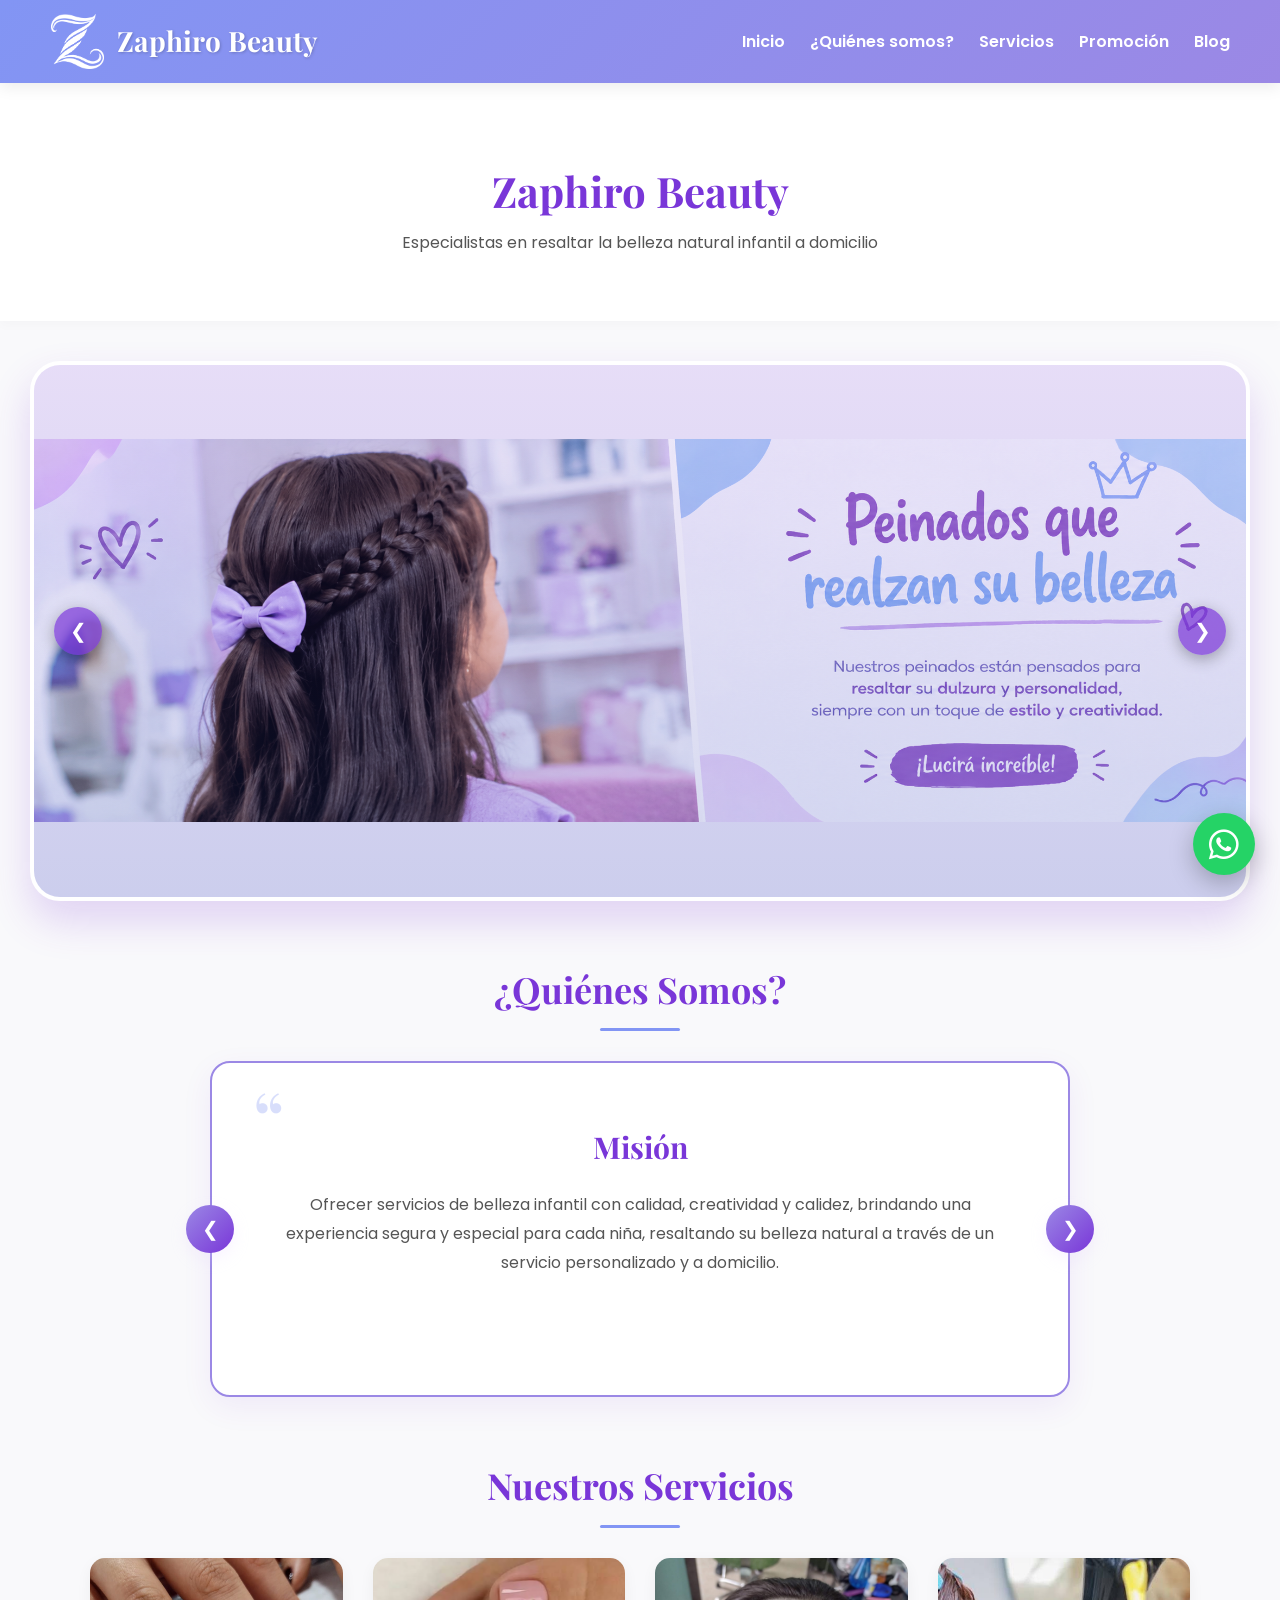
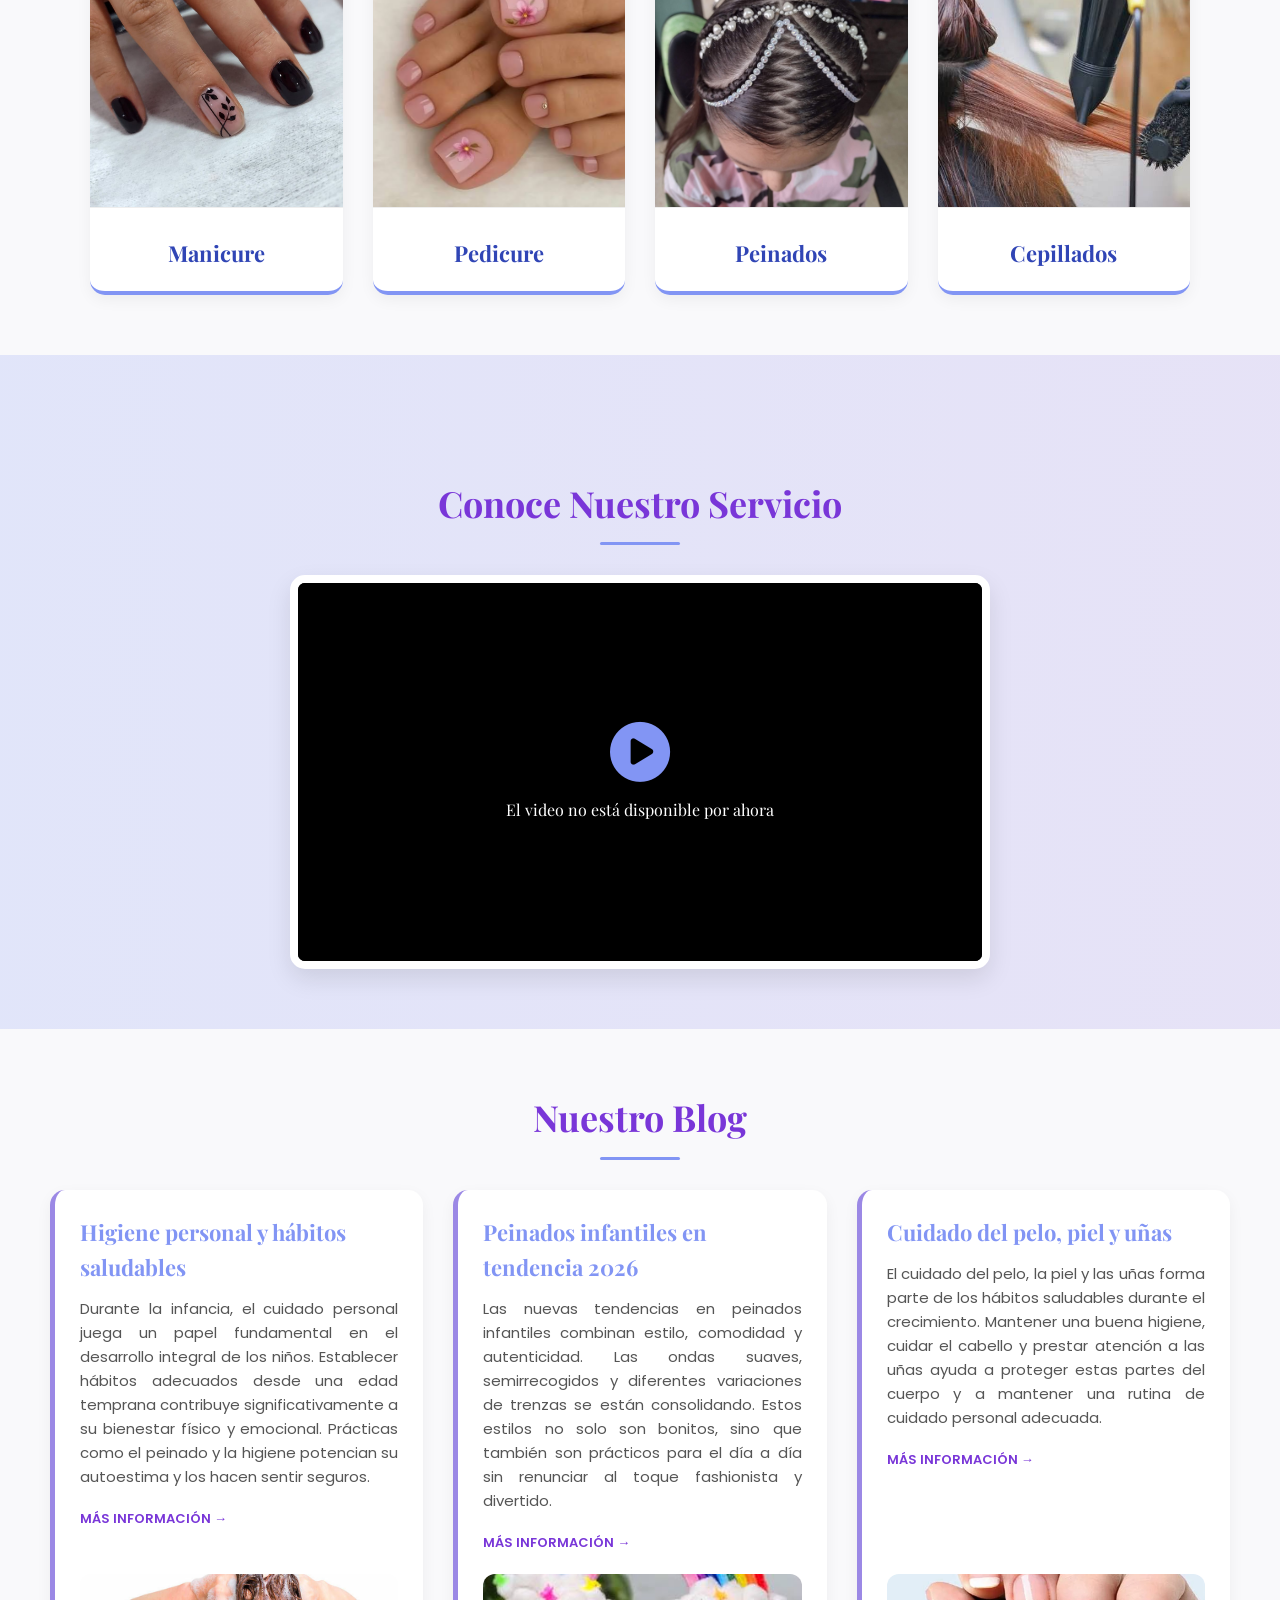
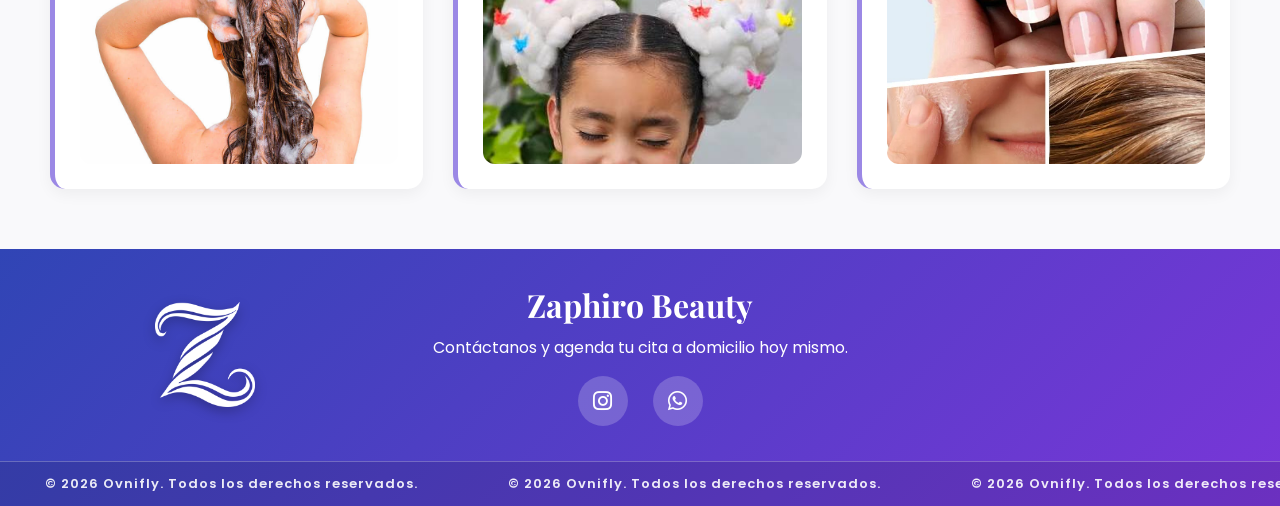
<file: index.html>
<!DOCTYPE html>
<html lang="es">
<head>
    <meta charset="UTF-8">
    <meta name="viewport" content="width=device-width, initial-scale=1">
    <title>Zaphiro Beauty</title>
    <link href="https://fonts.googleapis.com/css2?family=Playfair+Display:ital,wght@0,400;0,700;1,400&family=Poppins:wght@300;400;600&display=swap" rel="stylesheet">
    <link rel="stylesheet" href="https://cdnjs.cloudflare.com/ajax/libs/font-awesome/6.0.0/css/all.min.css">
    <link rel="stylesheet" href="style.css">
    <link rel="icon" href="img/Logo1.png">
</head>

<body>

<header>
    <div class="header-brand">
        <img src="img/LOGO S.png" alt="Logo Zaphiro Beauty" class="header-logo">
        <div class="logo-text">Zaphiro Beauty</div>
    </div>

    <nav>
        <ul>
            <li><a href="#marca">Inicio</a></li>
            <li><a href="#quienes-somos">¿Quiénes somos?</a></li>
            <li><a href="#servicios">Servicios</a></li>
            <li><a href="#promocion">Promoción</a></li>
            <li><a href="#blog">Blog</a></li>
        </ul>
    </nav>
</header>

<section id="marca" class="brand-section">
    <div class="brand-text">
        <h1>Zaphiro Beauty</h1>
        <p>Especialistas en resaltar la belleza natural infantil a domicilio</p>
    </div>
</section>

<!-- NUEVO CARRUSEL DE IMÁGENES (Mantiene el tamaño y estilo exacto del slider original) -->
<section id="inicio" class="slider-section">
    <div class="image-carousel-container" id="imageCarousel">
        <button class="img-carousel-btn prev" type="button" aria-label="Anterior">&#10094;</button>
        <div class="image-carousel-track">
            <!-- Imagen 1 -->
            <div class="image-carousel-item">
                <img src="img/slider 1.png" alt="Zaphiro Beauty 1" class="slider-image">
            </div>
            <!-- Imagen 2 -->
            <div class="image-carousel-item">
                <img src="img/slider 2.png" alt="Zaphiro Beauty 2" class="slider-image">
            </div>
            <!-- Imagen 3 -->
            <div class="image-carousel-item">
                <img src="img/slider 3.png" alt="Zaphiro Beauty 3" class="slider-image">
            </div>
        </div>
        <button class="img-carousel-btn next" type="button" aria-label="Siguiente">&#10095;</button>
    </div>
</section>

<section id="quienes-somos">
    <h2 class="section-title">¿Quiénes Somos?</h2>

    <div class="about-section">
        <div class="carousel-container">
            <button class="carousel-btn prev" type="button" aria-label="Anterior">&#10094;</button>

            <div class="carousel" id="myCarousel">
                <div class="carousel-item">
                    <h3>Misión</h3>
                    <p>Ofrecer servicios de belleza infantil con calidad, creatividad y calidez, brindando una experiencia segura y especial para cada niña, resaltando su belleza natural a través de un servicio personalizado y a domicilio.</p>
                </div>

                <div class="carousel-item">
                    <h3>Visión</h3>
                    <p>Ser el emprendimiento de referencia en belleza infantil a domicilio en Bogotá, reconocido por la calidad de servicios y el cariño en cada atención.</p>
                </div>

                <div class="carousel-item">
                    <h3>Historia</h3>
                    <p>Zaphiro Beauty nació del sueño de Mireya Pita, una emprendedora apasionada por la belleza y el cuidado infantil. Comenzó ofreciendo peinados a niñas de su barrio, y pronto descubrió que su verdadera pasión era hacerlas sentir especiales. Con el tiempo, decidió especializarse en servicios a domicilio para brindar comodidad y confianza a las familias. Hoy, Zaphiro Beauty sigue creciendo, llevando creatividad y cariño a cada hogar.</p>
                </div>
            </div>

            <button class="carousel-btn next" type="button" aria-label="Siguiente">&#10095;</button>
        </div>
    </div>
</section>

<section id="servicios">
    <h2 class="section-title">Nuestros Servicios</h2>

    <div class="services-grid">
        <a href="manicure.html" class="service-card service-modal">
            <img src="img/img1.jpeg" alt="Manicure">
            <h3>Manicure</h3>
        </a>

        <a href="pedicure.html" class="service-card service-modal">
            <img src="img/img3.jfif" alt="Pedicure">
            <h3>Pedicure</h3>
        </a>

        <a href="peinados.html" class="service-card service-modal">
            <img src="img/img2.jfif" alt="Peinados">
            <h3>Peinados</h3>
        </a>

        <a href="cepillados.html" class="service-card service-modal">
            <img src="img/img4.jpg" alt="Cepillados">
            <h3>Cepillados</h3>
        </a>
    </div>
</section>

<section id="promocion" class="promo-section">
    <h2 class="section-title">Conoce Nuestro Servicio</h2>

    <div class="video-container" id="promoVideoBox">
        <video id="promoVideo" class="promo-video" playsinline preload="metadata">
            <source src="img/video.mp4" type="video/mp4">
            Tu navegador no puede reproducir este video.
        </video>
        <div class="video-content" id="promoVideoPlay">
            <i class="fas fa-play-circle"></i>
            <p>Reproducir Video Promocional</p>
        </div>
    </div>
</section>

<section id="blog">
    <h2 class="section-title">Nuestro Blog</h2>

    <div class="blog-section">

        <article class="blog-post">
            <div class="blog-text-box">
                <h3>Higiene personal y hábitos saludables</h3>
                <p>Durante la infancia, el cuidado personal juega un papel fundamental en el desarrollo integral de los niños. Establecer hábitos adecuados desde una edad temprana contribuye significativamente a su bienestar físico y emocional. Prácticas como el peinado y la higiene potencian su autoestima y los hacen sentir seguros.</p>
                <a href="https://centroeducativosigloxxi.edu.mx/higiene-personal-y-habitos-saludables-para-ninos-pequenos/" target="_blank" rel="noopener noreferrer" class="read-more">Más información →</a>
            </div>
            <div class="blog-img-box">
                <img src="img/img lavo.jpg" alt="Higiene personal">
            </div>
        </article>

        <article class="blog-post">
            <div class="blog-text-box">
                <h3>Peinados infantiles en tendencia 2026</h3>
                <p>Las nuevas tendencias en peinados infantiles combinan estilo, comodidad y autenticidad. Las ondas suaves, semirrecogidos y diferentes variaciones de trenzas se están consolidando. Estos estilos no solo son bonitos, sino que también son prácticos para el día a día sin renunciar al toque fashionista y divertido.</p>
                <a href="https://mipelofashionkids.com/peinados-infantiles-en-tendencia-2026/" target="_blank" rel="noopener noreferrer" class="read-more">Más información →</a>
            </div>
            <div class="blog-img-box">
                <img src="img/images.jpg" alt="Peinados infantiles">
            </div>
        </article>

        <article class="blog-post">
            <div class="blog-text-box">
                <h3>Cuidado del pelo, piel y uñas</h3>
                <p>El cuidado del pelo, la piel y las uñas forma parte de los hábitos saludables durante el crecimiento. Mantener una buena higiene, cuidar el cabello y prestar atención a las uñas ayuda a proteger estas partes del cuerpo y a mantener una rutina de cuidado personal adecuada.</p>
                <a href="https://kidshealth.org/es/teens/skin-hair-nails.html" target="_blank" rel="noopener noreferrer" class="read-more">Más información →</a>
            </div>
            <div class="blog-img-box">
                <img src="img/img blog.webp" alt="Cuidado del pelo, piel y uñas">
            </div>
        </article>

    </div>
</section>

<footer>
    <div class="footer-grid">
        <div class="footer-logo-corner">
            <img src="img/LOGO S.png" alt="Logo Footer Zaphiro Beauty" class="footer-logo-img">
        </div>

        <div class="footer-content">
            <div class="logo-text-footer">Zaphiro Beauty</div>
            <p>Contáctanos y agenda tu cita a domicilio hoy mismo.</p>

            <div class="social-icons">
                <a href="https://www.instagram.com/zaphirobeautyoficial?stkn=NWd3dDJ5dThldjlu" target="_blank" rel="noopener noreferrer" aria-label="Instagram">
                    <i class="fab fa-instagram"></i>
                </a>
                <a href="https://wa.link/978rfu" target="_blank" rel="noopener noreferrer" aria-label="WhatsApp">
                    <i class="fab fa-whatsapp"></i>
                </a>
            </div>
        </div>
    </div>

    <div class="ovnifly-line">
        <div class="ovnifly-line-track">
            <span>&copy; 2026 Ovnifly. Todos los derechos reservados.</span>
            <span>&copy; 2026 Ovnifly. Todos los derechos reservados.</span>
            <span>&copy; 2026 Ovnifly. Todos los derechos reservados.</span>
            <span>&copy; 2026 Ovnifly. Todos los derechos reservados.</span>
        </div>
    </div>
</footer>

<div id="serviceModal" class="service-modal-overlay" aria-hidden="true">
    <div class="service-modal-container" role="dialog" aria-modal="true" aria-label="Información del servicio">
        <button type="button" class="close-modal" aria-label="Cerrar">&times;</button>
        <iframe id="serviceFrame" src="" title="Información del servicio" loading="lazy"></iframe>
    </div>
</div>

<a href="https://wa.link/978rfu" target="_blank" rel="noopener noreferrer" class="floating-whatsapp" aria-label="Contactar por WhatsApp">
    <i class="fab fa-whatsapp"></i>
</a>

<script>
// Carrusel Principal de ¿Quiénes Somos?
const carousel=document.getElementById('myCarousel');
const prevBtn=document.querySelector('.carousel-btn.prev');
const nextBtn=document.querySelector('.carousel-btn.next');

function moveCarousel(direction){
    carousel.scrollBy({
        left:direction*carousel.offsetWidth,
        behavior:'smooth'
    });
}

nextBtn.onclick=()=>{
    const max=carousel.scrollWidth-carousel.clientWidth;
    carousel.scrollLeft>=max-5
        ? carousel.scrollTo({left:0,behavior:'smooth'})
        : moveCarousel(1);
};

prevBtn.onclick=()=>{
    carousel.scrollLeft<=5
        ? carousel.scrollTo({left:carousel.scrollWidth,behavior:'smooth'})
        : moveCarousel(-1);
};

// NUEVO: Carrusel de Imágenes Superior (Vuelta completa en bucle)
const imgCarousel = document.querySelector('.image-carousel-track');
const imgPrevBtn = document.querySelector('.img-carousel-btn.prev');
const imgNextBtn = document.querySelector('.img-carousel-btn.next');

function moveImgCarousel(direction) {
    imgCarousel.scrollBy({
        left: direction * imgCarousel.offsetWidth,
        behavior: 'smooth'
    });
}

imgNextBtn.onclick = () => {
    const maxScroll = imgCarousel.scrollWidth - imgCarousel.clientWidth;
    if (imgCarousel.scrollLeft >= maxScroll - 5) {
        imgCarousel.scrollTo({ left: 0, behavior: 'smooth' }); // Vuelve al inicio (vuelta completa)
    } else {
        moveImgCarousel(1);
    }
};

imgPrevBtn.onclick = () => {
    if (imgCarousel.scrollLeft <= 5) {
        imgCarousel.scrollTo({ left: imgCarousel.scrollWidth, behavior: 'smooth' }); // Va directo al final
    } else {
        moveImgCarousel(-1);
    }
};

// Modales de Servicios
const serviceModal=document.getElementById('serviceModal');
const serviceFrame=document.getElementById('serviceFrame');
const closeModal=document.querySelector('.close-modal');
const serviceCards=document.querySelectorAll('.service-modal');

function openService(url){
    serviceFrame.src=url;
    serviceModal.classList.add('active');
    serviceModal.setAttribute('aria-hidden','false');
    document.body.classList.add('modal-open');
}

function closeService(){
    serviceModal.classList.remove('active');
    serviceModal.setAttribute('aria-hidden','true');
    document.body.classList.remove('modal-open');
    setTimeout(()=>serviceFrame.src='',300);
}

serviceCards.forEach(card=>{
    card.onclick=e=>{
        e.preventDefault();
        openService(card.href);
    };
});

closeModal.onclick=closeService;

serviceModal.onclick=e=>{
    if(e.target===serviceModal) closeService();
};

document.onkeydown=e=>{
    if(e.key==='Escape'&&serviceModal.classList.contains('active')){
        closeService();
    }
};

serviceFrame.onload=()=>{
    try{
        const doc=serviceFrame.contentDocument||serviceFrame.contentWindow.document;
        doc.querySelectorAll(
            'a[href="index.html"],a[href="./index.html"]'
        ).forEach(link=>link.remove());
    }catch(e){}
};
</script>

<script>
// Video promocional: al pulsar el boton se reproduce dentro de la pagina
(function(){
    const box=document.getElementById('promoVideoBox');
    const video=document.getElementById('promoVideo');
    const playBtn=document.getElementById('promoVideoPlay');
    if(!box||!video||!playBtn) return;

    function startVideo(){
        video.controls=true;
        box.classList.add('playing');
        const p=video.play();
        if(p&&p.catch){
            p.catch(()=>{
                box.classList.remove('playing');
                video.controls=false;
            });
        }
    }

    playBtn.addEventListener('click',startVideo);

    video.addEventListener('ended',()=>{
        box.classList.remove('playing');
        video.controls=false;
        video.currentTime=0;
    });

    const source=video.querySelector('source');
    if(source){
        source.addEventListener('error',()=>{
            playBtn.querySelector('p').textContent='El video no está disponible por ahora';
        });
    }
})();
</script>

</body>
</html>
</file>
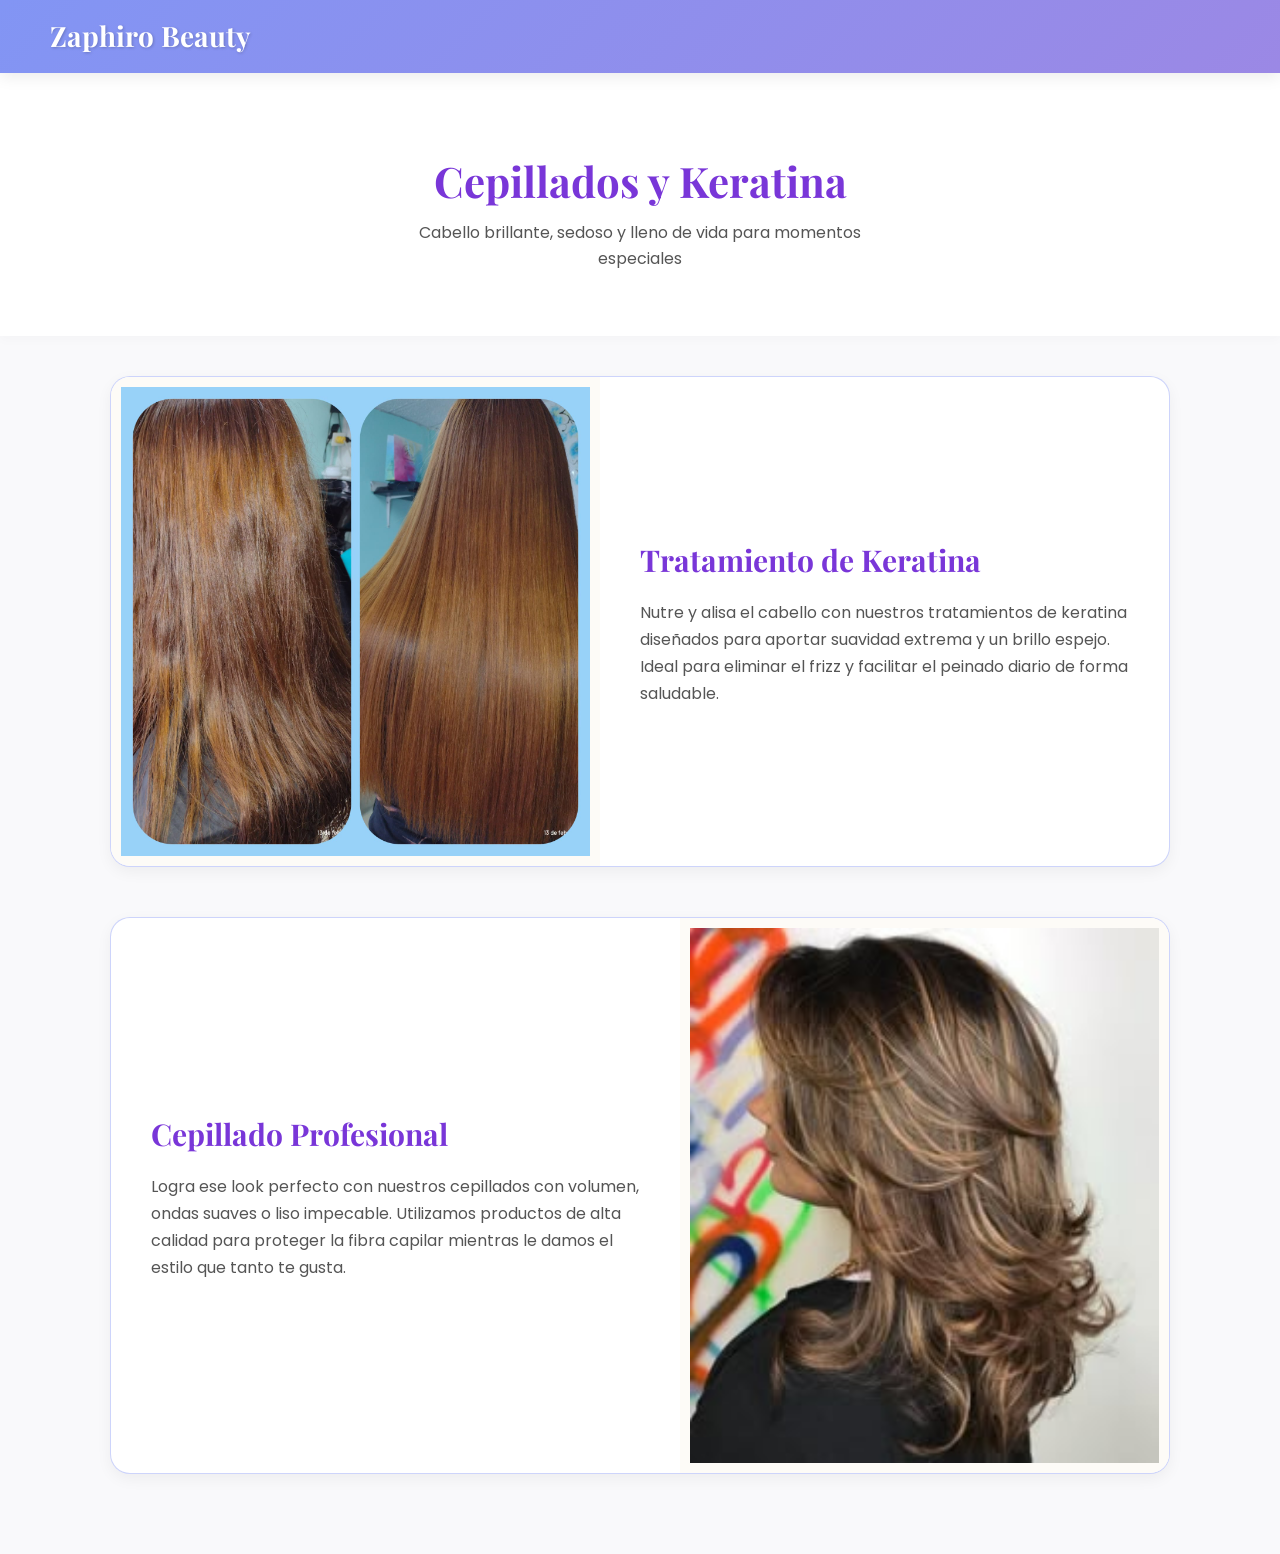
<file: cepillados.html>
<!DOCTYPE html>
<html lang="es">
<head>
    <meta charset="UTF-8">
    <meta name="viewport" content="width=device-width, initial-scale=1.0">
    <title>Cepillados y Keratina - Zaphiro Beauty</title>
    <link href="https://fonts.googleapis.com/css2?family=Playfair+Display:ital,wght@0,400;0,700;1,400&family=Poppins:wght@300;400;600&display=swap" rel="stylesheet">
    <link rel="stylesheet" href="https://cdnjs.cloudflare.com/ajax/libs/font-awesome/6.0.0/css/all.min.css">
    <link rel="stylesheet" href="style.css">
</head>
<body>

    <header>
        <div class="logo-text">Zaphiro Beauty</div>
        <nav>
        </nav>
    </header>

    <section class="brand-section">
        <div class="brand-text" style="text-align: center; margin: 0 auto;">
            <h1>Cepillados y Keratina</h1>
            <p>Cabello brillante, sedoso y lleno de vida para momentos especiales</p>
        </div>
    </section>

    <div class="interleaved-container">
        <section class="service-row">
            <div class="service-img-box">
                <img src="img/img13.jpeg" alt="Tratamiento de Keratina" onclick="openModal('modal-cepillados')">
            </div>
            <div class="service-text-box">
                <h2>Tratamiento de Keratina</h2>
                <p>Nutre y alisa el cabello con nuestros tratamientos de keratina diseñados para aportar suavidad extrema y un brillo espejo. Ideal para eliminar el frizz y facilitar el peinado diario de forma saludable.</p>
            </div>
        </section>

        <section class="service-row reverse">
            <div class="service-img-box">
                <img src="img/cepillado.jpg" alt="Cepillado Profesional" onclick="openModal('modal-cepillados')">
            </div>
            <div class="service-text-box">
                <h2>Cepillado Profesional</h2>
                <p>Logra ese look perfecto con nuestros cepillados con volumen, ondas suaves o liso impecable. Utilizamos productos de alta calidad para proteger la fibra capilar mientras le damos el estilo que tanto te gusta.</p>
            </div>
        </section>
    </div>

</body>
</html>
</file>
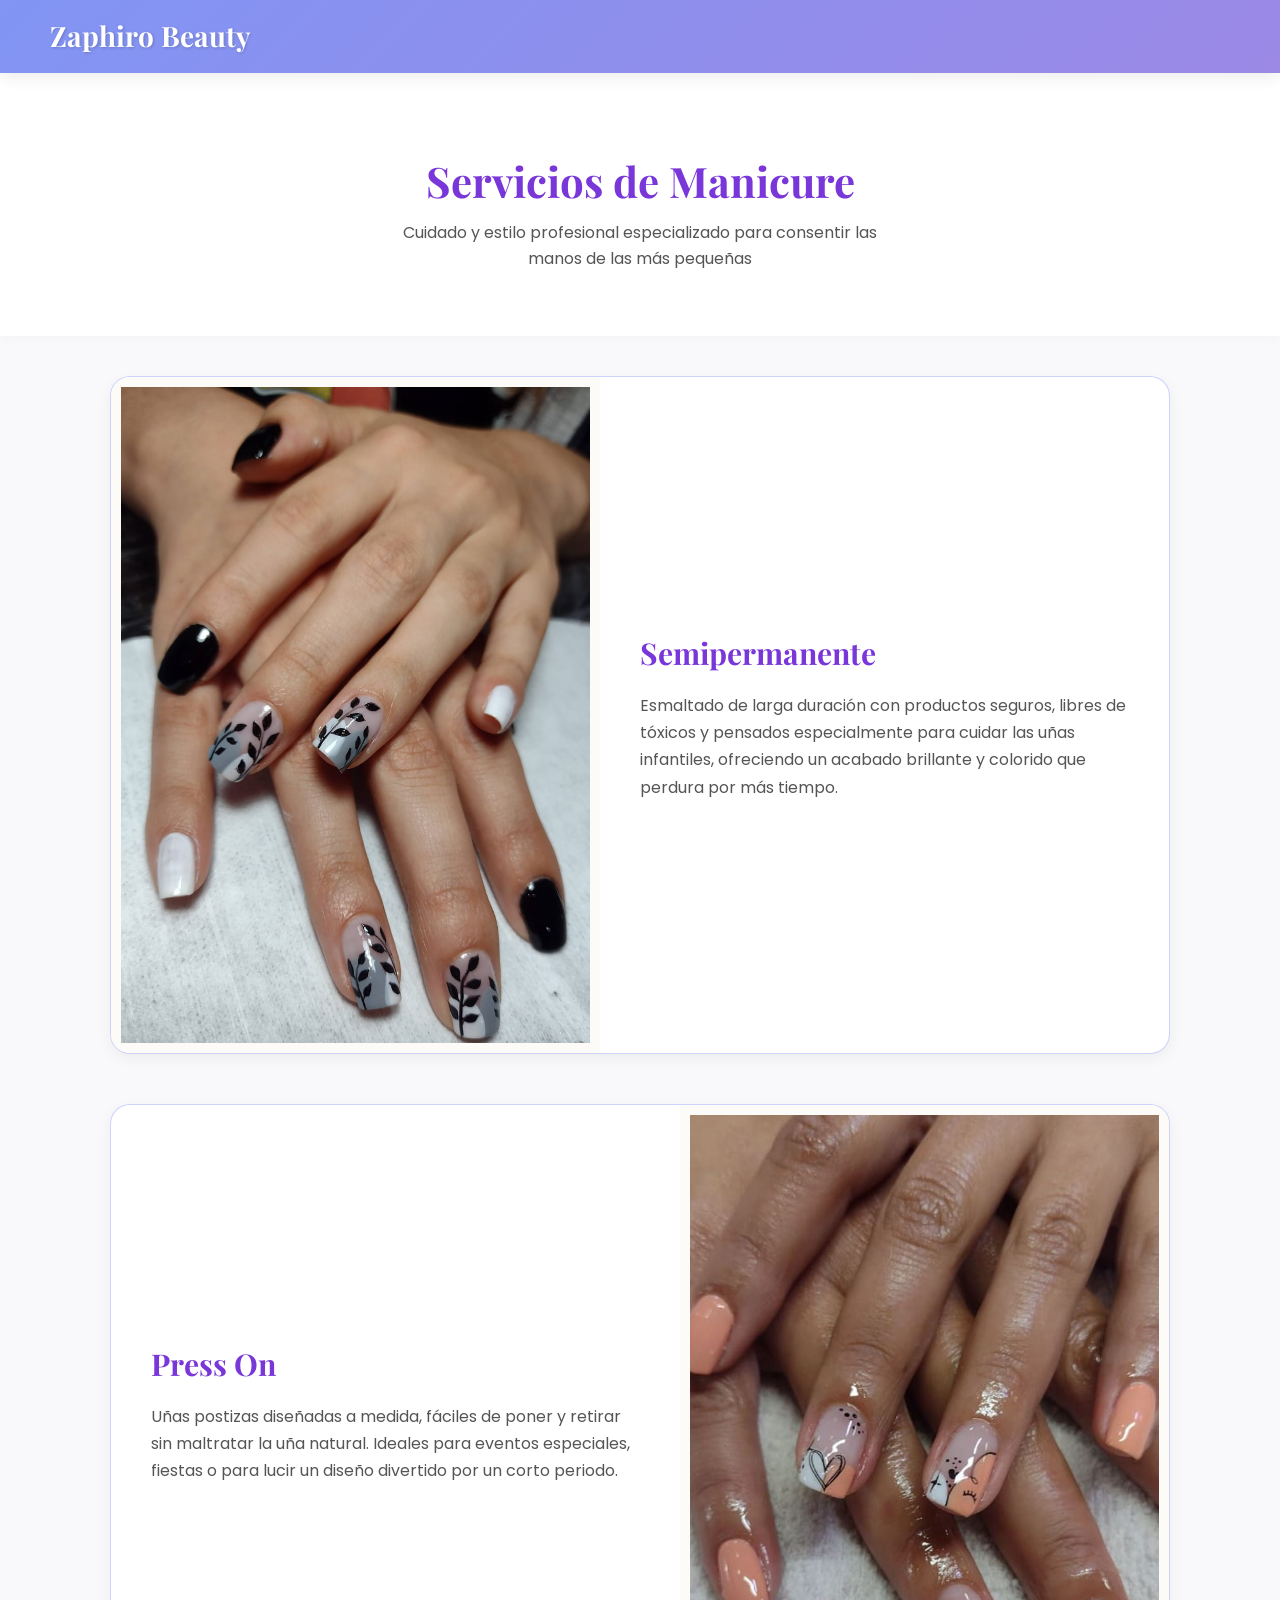
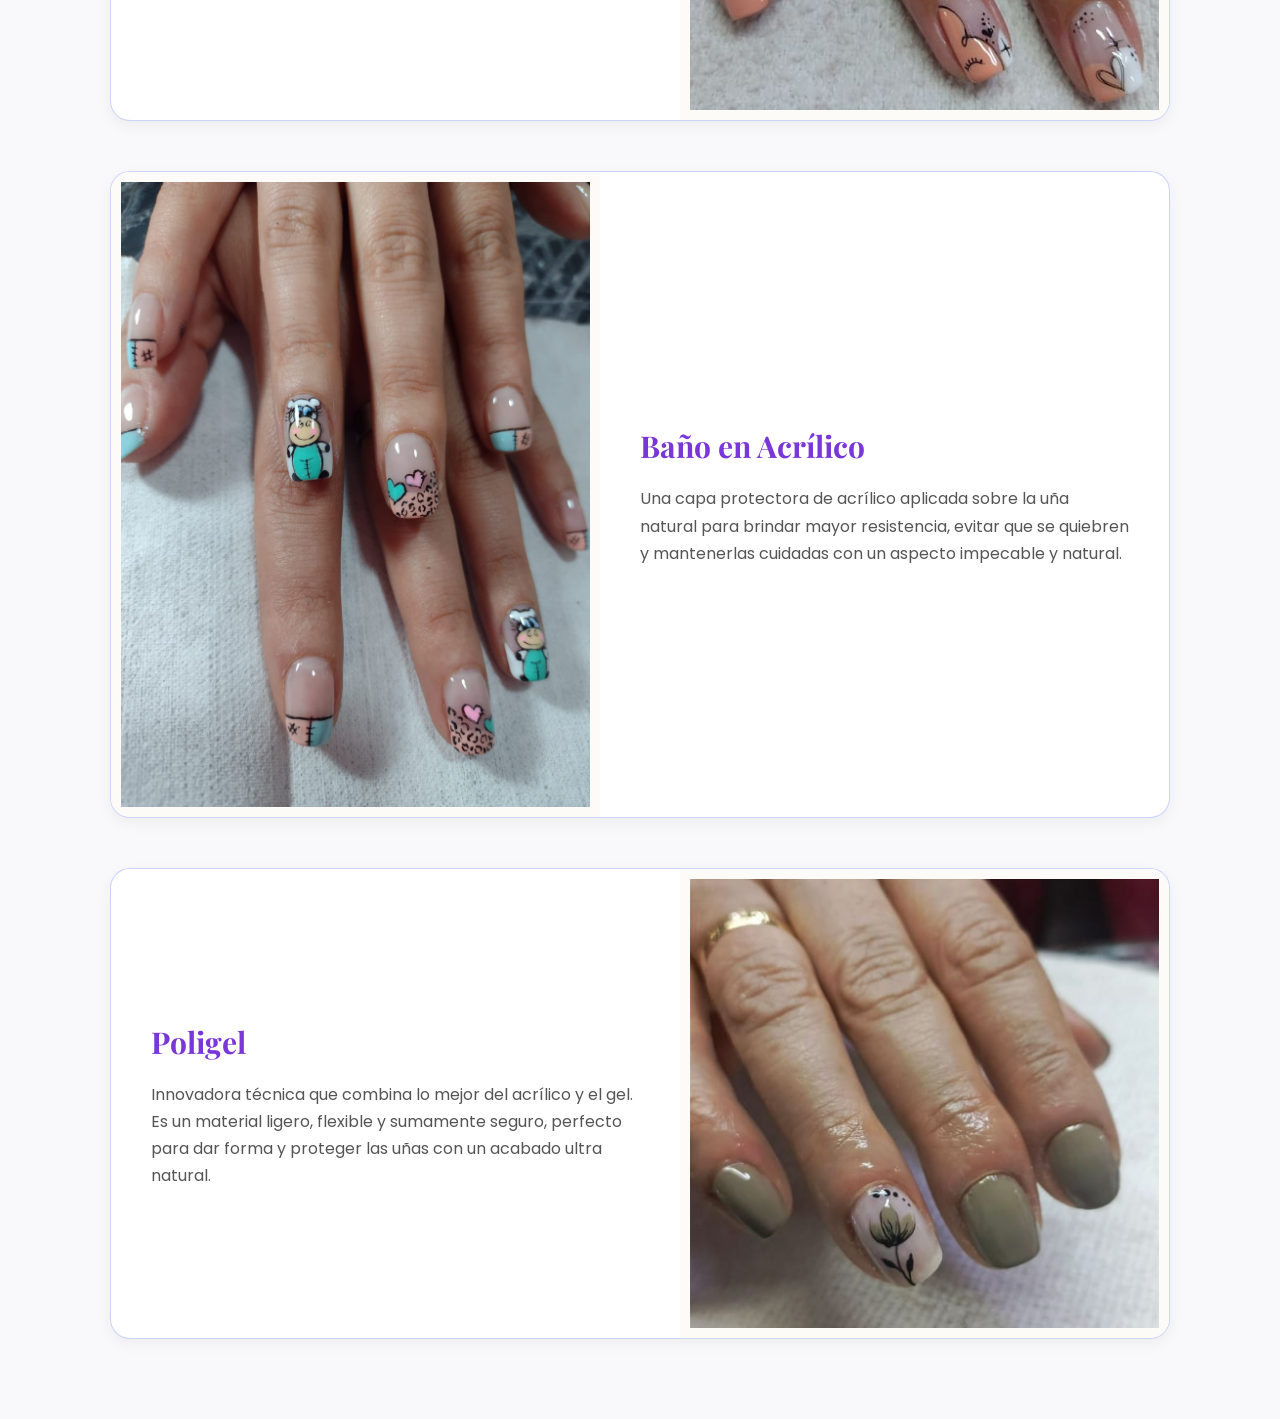
<file: manicure.html>
<!DOCTYPE html>
<html lang="es">
<head>
    <meta charset="UTF-8">
    <meta name="viewport" content="width=device-width, initial-scale=1.0">
    <title>Manicure - Zaphiro Beauty</title>
    <link href="https://fonts.googleapis.com/css2?family=Playfair+Display:ital,wght@0,400;0,700;1,400&family=Poppins:wght@300;400;600&display=swap" rel="stylesheet">
    <link rel="stylesheet" href="https://cdnjs.cloudflare.com/ajax/libs/font-awesome/6.0.0/css/all.min.css">
    <link rel="stylesheet" href="style.css">
</head>
<body>

    <header>
        <div class="logo-text">Zaphiro Beauty</div>
        <nav>
        </nav>
    </header>

    <section class="brand-section">
        <div class="brand-text" style="text-align: center; margin: 0 auto;">
            <h1>Servicios de Manicure</h1>
            <p>Cuidado y estilo profesional especializado para consentir las manos de las más pequeñas</p>
        </div>
    </section>

    <div class="interleaved-container">

        <section class="service-row">
            <div class="service-img-box">
                <img src="img/img5.jpeg" alt="Semipermanente" onclick="openModal('modal-manicure')">
            </div>
            <div class="service-text-box">
                <h2>Semipermanente</h2>
                <p>Esmaltado de larga duración con productos seguros, libres de tóxicos y pensados especialmente para cuidar las uñas infantiles, ofreciendo un acabado brillante y colorido que perdura por más tiempo.</p>
            </div>
        </section>

        <section class="service-row reverse">
            <div class="service-img-box">
                <img src="img/img6.JPG" alt="Press On" onclick="openModal('modal-manicure')">
            </div>
            <div class="service-text-box">
                <h2>Press On</h2>
                <p>Uñas postizas diseñadas a medida, fáciles de poner y retirar sin maltratar la uña natural. Ideales para eventos especiales, fiestas o para lucir un diseño divertido por un corto periodo.</p>
            </div>
        </section>

        <section class="service-row">
            <div class="service-img-box">
                <img src="img/img7.jpeg" alt="Baño en Acrílico" onclick="openModal('modal-manicure')">
            </div>
            <div class="service-text-box">
                <h2>Baño en Acrílico</h2>
                <p>Una capa protectora de acrílico aplicada sobre la uña natural para brindar mayor resistencia, evitar que se quiebren y mantenerlas cuidadas con un aspecto impecable y natural.</p>
            </div>
        </section>
        
        <section class="service-row reverse">
            <div class="service-img-box">
                <img src="img/img8.JPG" alt="Poligel" onclick="openModal('modal-manicure')">
            </div>
            <div class="service-text-box">
                <h2>Poligel</h2>
                <p>Innovadora técnica que combina lo mejor del acrílico y el gel. Es un material ligero, flexible y sumamente seguro, perfecto para dar forma y proteger las uñas con un acabado ultra natural.</p>
            </div>
        </section>

    </div>


</body>
</html>
</file>
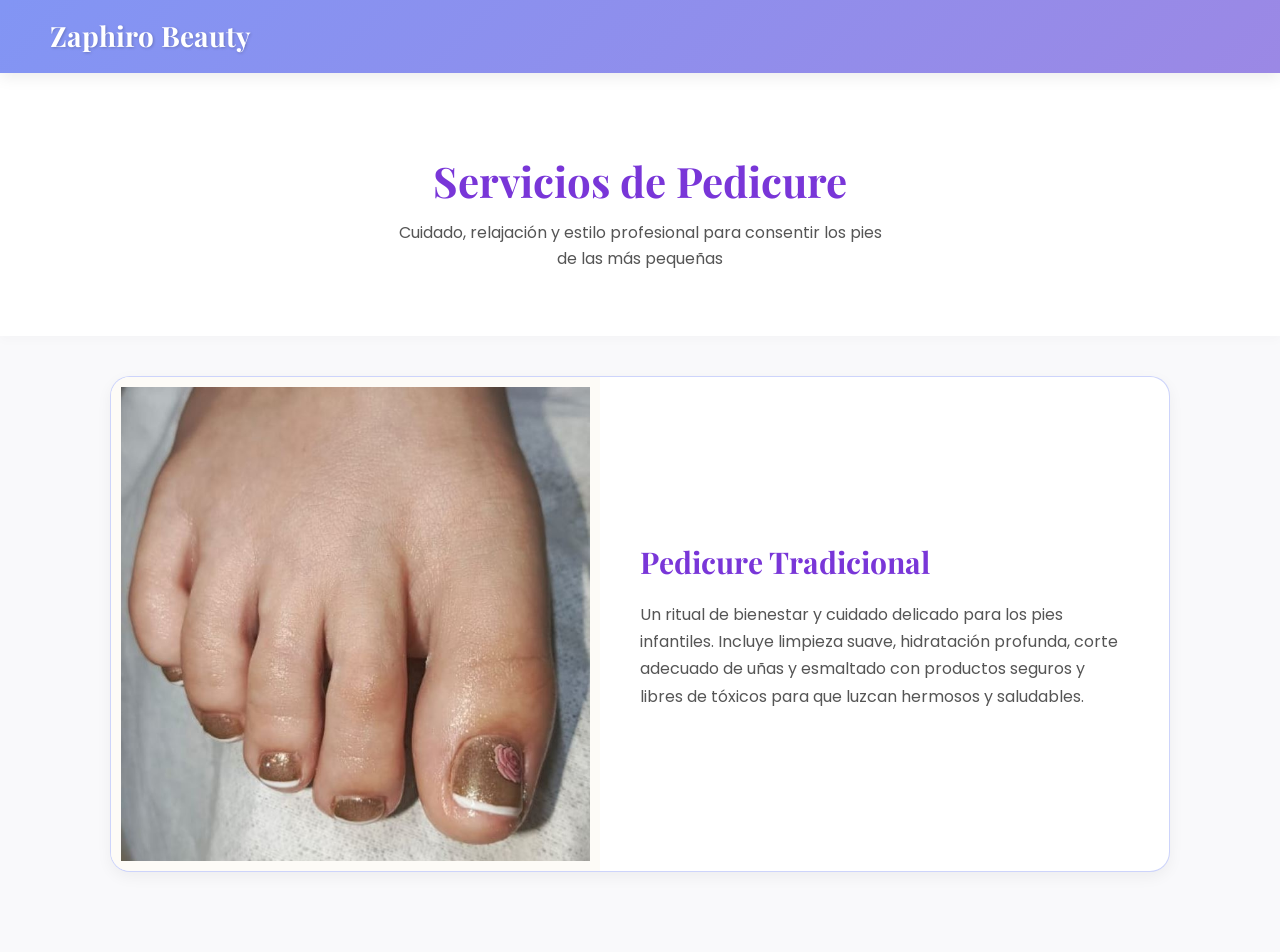
<file: pedicure.html>
<!DOCTYPE html>
<html lang="es">
<head>
    <meta charset="UTF-8">
    <meta name="viewport" content="width=device-width, initial-scale=1.0">
    <title>Pedicure - Zaphiro Beauty</title>
    <link href="https://fonts.googleapis.com/css2?family=Playfair+Display:ital,wght@0,400;0,700;1,400&family=Poppins:wght@300;400;600&display=swap" rel="stylesheet">
    <link rel="stylesheet" href="https://cdnjs.cloudflare.com/ajax/libs/font-awesome/6.0.0/css/all.min.css">
    <link rel="stylesheet" href="style.css">
</head>
<body>

    <header>
        <div class="logo-text">Zaphiro Beauty</div>
        <nav>
        </nav>
    </header>

    <section class="brand-section">
        <div class="brand-text" style="text-align: center; margin: 0 auto;">
            <h1>Servicios de Pedicure</h1>
            <p>Cuidado, relajación y estilo profesional para consentir los pies de las más pequeñas</p>
        </div>
    </section>

    <div class="interleaved-container">
        <section class="service-row">
            <div class="service-img-box">
                <img src="img/img9.JPG" alt="Pedicure Tradicional" onclick="openModal('modal-pedicure')">
            </div>
            <div class="service-text-box">
                <h2>Pedicure Tradicional</h2>
                <p>Un ritual de bienestar y cuidado delicado para los pies infantiles. Incluye limpieza suave, hidratación profunda, corte adecuado de uñas y esmaltado con productos seguros y libres de tóxicos para que luzcan hermosos y saludables.</p>
            </div>
        </section>
    </div>

</body>
</html>
</file>
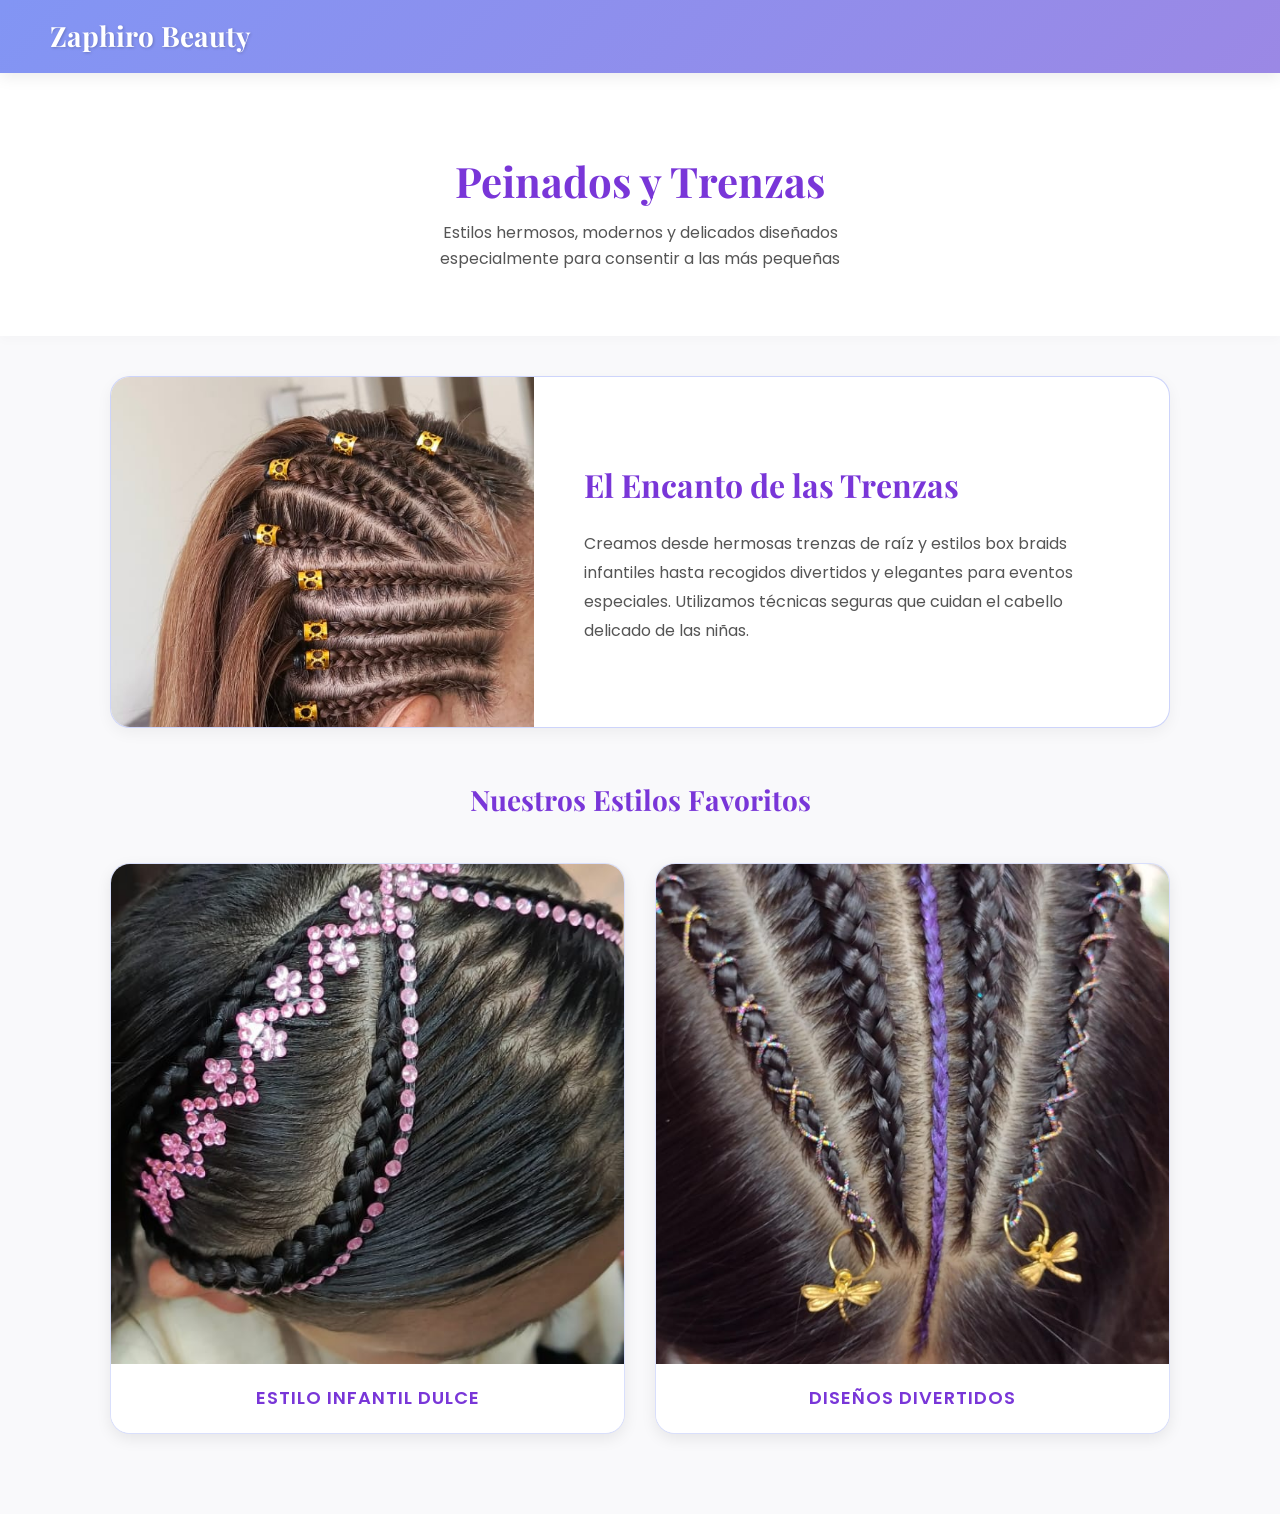
<file: peinados.html>
<!DOCTYPE html>
<html lang="es">
<head>
    <meta charset="UTF-8">
    <meta name="viewport" content="width=device-width, initial-scale=1.0">
    <title>Peinados y Trenzas - Zaphiro Beauty</title>
    <link href="https://fonts.googleapis.com/css2?family=Playfair+Display:ital,wght@0,400;0,700;1,400&family=Poppins:wght@300;400;600&display=swap" rel="stylesheet">
    <link rel="stylesheet" href="https://cdnjs.cloudflare.com/ajax/libs/font-awesome/6.0.0/css/all.min.css">
    <link rel="stylesheet" href="style.css">
</head>
<body>
    
    <header>
        <div class="logo-text">Zaphiro Beauty</div>
        <nav>
        </nav>
    </header>

    <section class="brand-section">
        <div class="brand-text" style="text-align: center; margin: 0 auto;">
            <h1>Peinados y Trenzas</h1>
            <p>Estilos hermosos, modernos y delicados diseñados especialmente para consentir a las más pequeñas</p>
        </div>
    </section>

    <div class="hairstyles-container">
        <section class="hairstyle-main-row">
            <div class="hairstyle-img-box">
                <img src="img/img10.jpeg" alt="Trenzas Principales" onclick="openModal('modal-peinados')" style="cursor: pointer; width: 100%; height: 100%; object-fit: cover;">
            </div>
            <div class="hairstyle-text-box">
                <h2>El Encanto de las Trenzas</h2>
                <p>Creamos desde hermosas trenzas de raíz y estilos box braids infantiles hasta recogidos divertidos y elegantes para eventos especiales. Utilizamos técnicas seguras que cuidan el cabello delicado de las niñas.</p>
            </div>
        </section>

        <div class="hairstyle-gallery-title">
            <h3>Nuestros Estilos Favoritos</h3>
        </div>

        <div class="hairstyle-grid-3">
            <div class="gallery-card">
                <img src="img/img11.jfif" alt="Estilo de trenza 1" onclick="openModal('modal-peinados')">
                <div class="gallery-caption">Estilo Infantil Dulce</div>
            </div>
            <div class="gallery-card">
                <img src="img/img12.jfif" alt="Estilo de trenza 2" onclick="openModal('modal-peinados')">
                <div class="gallery-caption">Diseños Divertidos</div>
            </div>
        </div>
    </div>


</body>
</html>
</file>
<file: style.css>
:root{
--azul-pastel:#8295F4;
--morado-pastel:#9B88E5;
--fondo-claro:#F9F9FB;
--texto-oscuro:#333;
--texto-claro:#fff;
--color-primario:#7936D8;
--color-secundario:#3045B5;
}

*{
margin:0;
padding:0;
box-sizing:border-box;
}

html{
scroll-behavior:smooth;
}

body{
font-family:'Poppins',sans-serif;
background:var(--fondo-claro);
color:var(--texto-oscuro);
line-height:1.6;
overflow-x:hidden;
}

body.modal-open{
overflow:hidden;
}

section{
scroll-margin-top:100px;
}

h1,h2,h3,.logo-text,.logo-text-footer{
font-family:'Playfair Display',serif;
}

a{
text-decoration:none;
color:inherit;
}

/* HEADER */

header{
background:linear-gradient(135deg,var(--azul-pastel),var(--morado-pastel));
padding:14px 50px;
display:flex;
justify-content:space-between;
align-items:center;
position:sticky;
top:0;
z-index:1000;
box-shadow:0 4px 15px #00000014;
backdrop-filter:blur(10px);
-webkit-backdrop-filter:blur(10px);
}

.header-brand{
display:flex;
align-items:center;
gap:12px;
flex-shrink:0;
}

.header-logo{
width:55px;
height:55px;
object-fit:contain;
display:block;
transition:transform .4s ease;
}

.header-logo:hover{
transform:scale(1.08) rotate(2deg);
}

.logo-text{
font-size:28px;
font-weight:700;
color:var(--texto-claro);
text-shadow:1px 1px 3px #0003;
white-space:nowrap;
}

nav ul{
list-style:none;
display:flex;
align-items:center;
gap:25px;
}

nav ul li a{
font-size:16px;
color:var(--texto-claro);
font-weight:600;
transition:color .3s ease,transform .2s ease;
display:inline-block;
}

nav ul li a:hover{
color:#ffffffb3;
transform:translateY(-2px);
}

/* MARCA */

.brand-section{
display:flex;
align-items:center;
justify-content:center;
padding:75px 20px 65px;
background:#fff;
box-shadow:0 5px 10px #00000005;
}

.brand-text{
text-align:center;
}

.brand-text h1{
font-size:42px;
color:var(--color-primario);
margin-bottom:5px;
}

.brand-text p{
font-size:16px;
color:#555;
max-width:500px;
margin:auto;
}

/* SLIDER */

/* ========================================= */
/* CARRUSEL DE IMÁGENES (IMAGEN COMPLETA SIN RECORTES) */
/* ========================================= */

.slider-section {
    width: calc(100% - 60px);
    max-width: 1800px;
    margin: 40px auto;
    height: min(60vh, 700px);
    min-height: 400px;
    overflow: hidden;
    position: relative;
    border-radius: 30px;
    box-shadow: 0 20px 40px #7b36d833;
    border: 4px solid #fff;
    background-color: #f3f0fb; /* Color de fondo elegante para rellenar los espacios si la imagen no es panorámica */
}

.slider-section::after {
    content: '';
    position: absolute;
    inset: 0;
    background: linear-gradient(to bottom, #7936d81a, #3045b533); /* Un degradado más sutil para que no opaque la imagen completa */
    pointer-events: none;
    z-index: 5;
}

.image-carousel-container {
    position: relative;
    width: 100%;
    height: 100%;
    display: flex;
    align-items: center;
}

.image-carousel-track {
    display: flex;
    overflow-x: hidden;
    scroll-behavior: smooth;
    width: 100%;
    height: 100%;
    scrollbar-width: none;
}

.image-carousel-track::-webkit-scrollbar {
    display: none;
}

.image-carousel-item {
    min-width: 100%;
    height: 100%;
    display: flex;
    align-items: center;
    justify-content: center;
}

.image-carousel-item img {
    max-width: 100%;
    max-height: 100%;
    width: auto;
    height: auto;
    object-fit: contain; /* <-- ESTO EVITA QUE SE RECORTE Y MANTIENE LA IMAGEN COMPLETA */
    display: block;
    transition: transform 0.6s ease;
}

.slider-section:hover .image-carousel-item img {
    transform: scale(1.02); /* Zoom muy sutil al pasar el mouse */
}

/* Botones de navegación del carrusel */
.img-carousel-btn {
    background: rgba(121, 54, 216, 0.7);
    color: #fff;
    border: none;
    width: 48px;
    height: 48px;
    border-radius: 50%;
    cursor: pointer;
    font-size: 20px;
    position: absolute;
    z-index: 10;
    display: flex;
    align-items: center;
    justify-content: center;
    box-shadow: 0 4px 15px rgba(0,0,0,0.3);
    transition: all 0.3s ease;
    top: 50%;
    transform: translateY(-50%);
}

.img-carousel-btn:hover {
    background: var(--color-primario, #7936D8);
    transform: translateY(-50%) scale(1.1);
}

.img-carousel-btn.prev {
    left: 20px;
}

.img-carousel-btn.next {
    right: 20px;
}

/* TITULOS */

.section-title{
text-align:center;
font-size:36px;
margin:60px 0 30px;
color:var(--color-primario);
position:relative;
}

.section-title::after{
content:'';
width:80px;
height:3px;
background:var(--azul-pastel);
display:block;
margin:10px auto 0;
border-radius:2px;
transition:width .3s ease;
}

.section-title:hover::after{
width:120px;
}

/* CARRUSEL */

.about-section{
max-width:900px;
margin:auto;
padding:0 20px;
}

.carousel-container{
position:relative;
display:flex;
align-items:center;
justify-content:center;
}

.carousel{
display:flex;
overflow-x:hidden;
scroll-behavior:smooth;
background:#fff;
border-radius:20px;
box-shadow:0 10px 30px #7b36d814;
border:2px solid var(--morado-pastel);
width:100%;
transition:box-shadow .4s ease,transform .3s ease;
}

.carousel:hover{
box-shadow:0 15px 40px #7b36d826;
transform:translateY(-2px);
}

.carousel-item{
min-width:100%;
padding:60px 70px;
text-align:center;
position:relative;
}

.carousel-item::before{
content:'“';
font-family:'Playfair Display',serif;
font-size:80px;
color:var(--azul-pastel);
opacity:.3;
position:absolute;
top:15px;
left:40px;
line-height:1;
}

.carousel-item h3{
font-size:30px;
color:var(--color-primario);
margin-bottom:20px;
}

.carousel-item p{
font-size:16px;
color:#555;
line-height:1.8;
}

.carousel-btn{
background:linear-gradient(135deg,var(--morado-pastel),var(--color-primario));
color:#fff;
border:0;
width:48px;
height:48px;
border-radius:50%;
cursor:pointer;
font-size:20px;
position:absolute;
z-index:10;
display:flex;
align-items:center;
justify-content:center;
box-shadow:0 6px 15px #e6d3ff40;
transition:all .3s cubic-bezier(.4,0,.2,1);
}

.carousel-btn:hover{
background:linear-gradient(135deg,var(--color-primario),var(--azul-pastel));
transform:scale(1.15) rotate(5deg);
box-shadow:0 8px 20px #7b36d866;
}

.carousel-btn.prev{
left:-24px;
}

.carousel-btn.next{
right:-24px;
}

/* SERVICIOS */

.services-grid{
display:grid;
grid-template-columns:repeat(auto-fit,minmax(250px,1fr));
gap:30px;
padding:0 50px;
max-width:1200px;
margin:0 auto 60px;
}

.service-card{
background:#fff;
border-radius:15px;
overflow:hidden;
box-shadow:0 5px 15px #0000000d;
transition:transform .3s ease,box-shadow .3s ease;
text-align:center;
border-bottom:4px solid var(--azul-pastel);
display:block;
cursor:pointer;
}

.service-card:hover{
transform:translateY(-10px);
box-shadow:0 15px 30px #7b36d826;
border-bottom-color:var(--morado-pastel);
}

.service-card img{
width:100%;
height:250px;
object-fit:cover;
border-bottom:1px solid #eee;
transition:transform .5s ease;
}

.service-card:hover img{
transform:scale(1.06);
}

.service-card h3{
padding:20px;
font-size:22px;
color:var(--color-secundario);
transition:color .3s ease;
}

.service-card:hover h3{
color:var(--color-primario);
}

/* MODAL */

.service-modal-overlay{
position:fixed;
inset:0;
background:#140c23d1;
z-index:99999;
display:flex;
align-items:center;
justify-content:center;
padding:25px;
opacity:0;
visibility:hidden;
pointer-events:none;
transition:opacity .3s ease,visibility .3s ease;
backdrop-filter:blur(6px);
-webkit-backdrop-filter:blur(6px);
}

.service-modal-overlay.active{
opacity:1;
visibility:visible;
pointer-events:auto;
}

.service-modal-container{
width:95%;
max-width:1200px;
height:92vh;
max-height:900px;
background:#fff;
border-radius:22px;
overflow:hidden;
position:relative;
box-shadow:0 25px 70px #00000059;
transform:scale(.94) translateY(20px);
transition:transform .3s ease;
}

.service-modal-overlay.active .service-modal-container{
transform:scale(1) translateY(0);
}

.service-modal-container iframe{
width:100%;
height:100%;
border:0;
display:block;
background:#fff;
}

.close-modal{
position:absolute;
top:12px;
right:15px;
width:45px;
height:45px;
border:0;
border-radius:50%;
background:#fffffff2;
color:var(--color-primario);
font-size:32px;
line-height:1;
cursor:pointer;
z-index:20;
display:flex;
align-items:center;
justify-content:center;
box-shadow:0 5px 15px #00000026;
transition:transform .25s ease,background .25s ease,color .25s ease;
}

.close-modal:hover{
transform:rotate(90deg) scale(1.08);
background:var(--color-primario);
color:#fff;
}

/* PROMOCION */

.promo-section{
background:linear-gradient(to right,#8295f433,#9b88e533);
padding:60px 20px;
text-align:center;
}

.video-container{
max-width:700px;
margin:auto;
border:8px solid #fff;
border-radius:15px;
box-shadow:0 10px 25px #0000001a;
overflow:hidden;
background:#000;
aspect-ratio:16/9;
display:flex;
align-items:center;
justify-content:center;
color:#fff;
transition:transform .3s ease,box-shadow .3s ease;
}

.video-container:hover{
transform:scale(1.02);
box-shadow:0 15px 35px #7b36d833;
}

.video-content{
text-align:center;
}

.video-content i{
font-size:60px;
color:var(--azul-pastel);
cursor:pointer;
}

.video-content p{
margin-top:15px;
font-family:'Playfair Display',serif;
}

/* Reproductor de video */

.video-container{
position:relative;
}

.promo-video{
width:100%;
height:100%;
object-fit:contain;
background:#000;
display:block;
}

.video-content{
position:absolute;
inset:0;
display:flex;
flex-direction:column;
align-items:center;
justify-content:center;
cursor:pointer;
background:rgba(0,0,0,.35);
transition:opacity .3s ease,visibility .3s ease;
}

.video-content i{
transition:transform .3s ease;
}

.video-content:hover i{
transform:scale(1.1);
}

.video-container.playing .video-content{
opacity:0;
visibility:hidden;
pointer-events:none;
}

/* BLOG */

/* ========================================= */
/* BLOG - IMAGEN ABAJO CON MARGEN INTERIOR */
/* ========================================= */

.blog-section {
    display: grid;
    grid-template-columns: repeat(3, 1fr);
    gap: 30px;
    padding: 0 50px;
    max-width: 1300px;
    margin: 0 auto 60px;
}

.blog-post {
    background: #fff;
    padding: 25px; /* Margencita (espacio interior) en todo el cuadrito */
    border-radius: 15px;
    box-shadow: 0 5px 15px #0000000d;
    border-left: 5px solid var(--morado-pastel);
    transition: transform .3s ease, box-shadow .3s ease, border-left-width .3s ease;
    display: flex;
    flex-direction: column;
}

.blog-post:hover {
    transform: translateY(-5px);
    box-shadow: 0 12px 25px #00000014;
    border-left-width: 10px;
}

/* Caja de texto (ahora va arriba) */
.blog-text-box {
    display: flex;
    flex-direction: column;
    flex: 1;
}

.blog-post h3 {
    font-size: 22px;
    color: var(--azul-pastel);
    margin-bottom: 12px;
    transition: color .3s ease;
}

.blog-post:hover h3 {
    color: var(--color-primario);
}

.blog-post p {
    margin-bottom: 20px;
    color: #555;
    text-align: justify;
    font-size: 15px;
}

.read-more {
    display: inline-block;
    margin-bottom: 20px; /* Separación entre el botón y la imagen de abajo */
    color: var(--color-primario);
    font-weight: 600;
    text-transform: uppercase;
    font-size: 13px;
    transition: transform .2s ease;
}

.read-more:hover {
    text-decoration: underline;
    transform: translateX(4px);
}

/* Caja de la imagen (ahora va abajo, con sus bordes redondeados y separación) */
.blog-img-box {
    width: 100%;
    height: 190px;
    border-radius: 12px; /* Margencita redondeada para la imagen */
    overflow: hidden;
    margin-top: auto; /* Empuja la imagen hacia la parte inferior del cuadro */
}

.blog-img-box img {
    width: 100%;
    height: 100%;
    object-fit: cover;
    display: block;
    transition: transform 0.5s ease;
}

.blog-post:hover .blog-img-box img {
    transform: scale(1.05); /* Efecto zoom elegante */
}

/* FOOTER */

footer{
background:linear-gradient(135deg,var(--color-secundario),var(--color-primario));
color:#fff;
position:relative;
overflow:hidden;
}

.footer-grid{
display:grid;
grid-template-columns:1fr 2fr 1fr;
align-items:center;
max-width:1200px;
margin:auto;
padding:30px 20px;
}

.footer-logo-corner{
display:flex;
justify-content:center;
}

.footer-logo-corner img{
max-width:100px;
height:auto;
filter:drop-shadow(0 4px 6px #0000004d);
transition:transform .4s ease;
}

.footer-logo-corner img:hover{
transform:scale(1.1) rotate(5deg);
}

.footer-content{
text-align:center;
}

.logo-text-footer{
font-size:32px;
font-weight:700;
color:#fff;
}

.footer-content>p{
margin-top:5px;
}

.social-icons{
display:flex;
justify-content:center;
gap:25px;
margin:15px 0 5px;
}

.social-icons a{
width:50px;
height:50px;
background:#ffffff33;
border-radius:50%;
display:flex;
align-items:center;
justify-content:center;
font-size:22px;
transition:all .4s cubic-bezier(.175,.885,.32,1.275);
}

.social-icons a:hover{
background:#fff;
color:var(--color-secundario);
transform:translateY(-8px) scale(1.1);
}

/* LINEA ANIMADA OVNIFLY */

.ovnifly-line{
width:100%;
overflow:hidden;
border-top:1px solid #ffffff40;
background:#0000001c;
padding:12px 0;
white-space:nowrap;
}

.ovnifly-line-track{
display:flex;
width:max-content;
animation:ovniflyMove 18s linear infinite;
}

.ovnifly-line span{
padding:0 45px;
font-size:13px;
font-weight:600;
letter-spacing:1px;
opacity:.9;
}

@keyframes ovniflyMove{
from{
transform:translateX(0);
}
to{
transform:translateX(-50%);
}
}

/* SECCIONES INTERCALADAS */

.interleaved-container,
.hairstyles-container{
max-width:1100px;
margin:40px auto 80px;
padding:0 20px;
display:flex;
flex-direction:column;
}

.interleaved-container{
gap:50px;
}

.hairstyles-container{
gap:40px;
}

.service-row,
.hairstyle-main-row{
display:flex;
align-items:stretch;
background:#fff;
border-radius:20px;
overflow:hidden;
box-shadow:0 5px 15px #0000000d;
border:1px solid #8295f466;
transition:transform .3s ease,box-shadow .3s ease;
}

.service-row:hover,
.hairstyle-main-row:hover{
transform:translateY(-5px);
box-shadow:0 12px 25px #7b36d81a;
}

.service-row.reverse{
flex-direction:row-reverse;
}

.service-img-box{
flex:1;
display:flex;
align-items:center;
justify-content:center;
background:#fdfbf7;
overflow:hidden;
position:relative;
min-height:350px;
}

.service-img-box img{
width:100%;
height:100%;
object-fit:contain;
object-position:center;
display:block;
padding:10px;
transition:transform .5s ease;
}

.service-row:hover .service-img-box img{
transform:scale(1.04);
}

.service-text-box{
flex:1;
padding:40px;
display:flex;
flex-direction:column;
justify-content:center;
}

.service-text-box h2{
font-size:30px;
color:var(--color-primario);
margin-bottom:15px;
}

.service-text-box p{
font-size:16px;
color:#555;
line-height:1.7;
}

/* PEINADOS */

.hairstyle-img-box{
flex:0 0 40%;
min-height:350px;
max-height:350px;
overflow:hidden;
}

.hairstyle-img-box img{
width:100%;
height:100%;
object-fit:cover;
object-position:center;
display:block;
transition:transform .5s ease;
}

.hairstyle-main-row:hover .hairstyle-img-box img{
transform:scale(1.05);
}

.hairstyle-text-box{
flex:1;
padding:50px;
display:flex;
flex-direction:column;
justify-content:center;
}

.hairstyle-text-box h2{
font-size:32px;
color:var(--color-primario);
margin-bottom:20px;
}

.hairstyle-text-box p{
font-size:16px;
color:#555;
line-height:1.8;
}

.hairstyle-gallery-title{
text-align:center;
margin-top:10px;
}

.hairstyle-gallery-title h3{
font-size:28px;
color:var(--color-primario);
}

.hairstyle-grid-3{
display:grid;
grid-template-columns:repeat(2,1fr);
gap:30px;
}

.gallery-card{
background:#fff;
border-radius:20px;
overflow:hidden;
box-shadow:0 5px 15px #00000014;
border:1px solid #8295f44d;
display:flex;
flex-direction:column;
transition:transform .3s ease,box-shadow .3s ease;
}

.gallery-card:hover{
transform:translateY(-8px);
box-shadow:0 15px 30px #7b36d826;
}

.gallery-caption{
padding:20px;
text-align:center;
font-size:18px;
font-weight:600;
color:var(--color-primario);
background:#fff;
text-transform:uppercase;
letter-spacing:1px;
}

.gallery-card img{
width:100%;
height:500px;
object-fit:cover;
object-position:center;
display:block;
transition:transform .5s ease;
}

.gallery-card:hover img{
transform:scale(1.04);
}

/* WHATSAPP */

.floating-whatsapp{
position:fixed;
right:25px;
bottom:25px;
width:62px;
height:62px;
border-radius:50%;
background:#25D366;
color:#fff;
display:flex;
align-items:center;
justify-content:center;
font-size:34px;
z-index:9990;
box-shadow:0 8px 25px #00000040;
transition:transform .3s ease,box-shadow .3s ease;
animation:whatsappPulse 2.5s infinite;
}

.floating-whatsapp:hover{
transform:scale(1.12);
box-shadow:0 12px 30px #0000004d;
}

@keyframes whatsappPulse{
0%,100%{
box-shadow:0 8px 25px #00000040;
}


50%{
    box-shadow:0 8px 25px #25d3668c;
}
}

/* ANIMACIONES */

.service-card,
.blog-post,
.service-row,
.gallery-card{
animation:fadeUp .7s ease;
}

@keyframes fadeUp{
from{
opacity:0;
transform:translateY(20px);
}


to{
    opacity:1;
    transform:translateY(0);
}


}

/* TABLET */

@media(max-width:900px){


header{
    padding:14px 25px;
}

nav ul{
    gap:15px;
}

nav ul li a{
    font-size:14px;
}

.slider-section{
    width:calc(100% - 40px);
}

.services-grid{
    padding-left:30px;
    padding-right:30px;
}

.blog-section{
    grid-template-columns:repeat(2,1fr);
    padding-left:30px;
    padding-right:30px;
}

}

/* MOVIL */

@media(max-width:768px){

header{
    flex-direction:column;
    gap:15px;
    padding:15px 20px;
}

.header-brand{
    justify-content:center;
}

.header-logo{
    width:48px;
    height:48px;
}

.logo-text{
    font-size:24px;
}

nav{
    width:100%;
    overflow-x:auto;
    scrollbar-width:none;
}

nav::-webkit-scrollbar{
    display:none;
}

nav ul{
    justify-content:center;
    gap:18px;
    min-width:max-content;
}

nav ul li a{
    font-size:13px;
}

.brand-section{
    padding:55px 20px;
}

.brand-text h1{
    font-size:32px;
}

.brand-text p{
    font-size:15px;
}

.slider-section{
    width:calc(100% - 30px);
    margin:25px auto;
    height:45vh;
    min-height:280px;
    border-radius:20px;
}

.section-title{
    font-size:30px;
    margin:45px 0 25px;
}

.about-section{
    padding:0 15px;
}

.carousel-item{
    padding:50px 35px;
}

.carousel-item h3{
    font-size:27px;
}

.carousel-item p{
    font-size:14px;
}

.carousel-btn{
    width:42px;
    height:42px;
    font-size:18px;
}

.carousel-btn.prev{
    left:-5px;
}

.carousel-btn.next{
    right:-5px;
}

.services-grid{
    grid-template-columns:1fr;
    padding:0 20px;
    gap:25px;
}

.service-card img{
    height:240px;
}

.blog-section{
    grid-template-columns:1fr;
    padding:0 20px;
    gap:25px;
}

.footer-grid{
    grid-template-columns:1fr;
    gap:25px;
    text-align:center;
    padding:35px 20px;
}

.service-row,
.service-row.reverse,
.hairstyle-main-row{
    flex-direction:column;
}

.service-img-box{
    width:100%;
    min-height:280px;
}

.service-text-box{
    padding:30px 20px;
    text-align:center;
}

.service-text-box h2{
    font-size:27px;
}

.hairstyle-img-box{
    flex:none;
    width:100%;
    max-height:300px;
    min-height:300px;
}

.hairstyle-text-box{
    padding:35px 25px;
    text-align:center;
}

.hairstyle-text-box h2{
    font-size:28px;
}

.hairstyle-grid-3{
    grid-template-columns:1fr;
}

.gallery-card img{
    height:420px;
}

.service-modal-overlay{
    padding:10px;
}

.service-modal-container{
    width:100%;
    height:95vh;
    border-radius:15px;
}

.close-modal{
    width:40px;
    height:40px;
    top:8px;
    right:8px;
    font-size:28px;
}

.floating-whatsapp{
    width:56px;
    height:56px;
    right:18px;
    bottom:18px;
    font-size:30px;
}

.ovnifly-line span{
    font-size:11px;
    padding:0 30px;
}

}

/* MOVILES PEQUEÑOS */

@media(max-width:480px){

.logo-text{
    font-size:21px;
}

.header-logo{
    width:42px;
    height:42px;
}

nav ul{
    gap:14px;
}

nav ul li a{
    font-size:12px;
}

.brand-text h1{
    font-size:28px;
}

.slider-section{
    height:38vh;
    min-height:230px;
}

.carousel-item{
    padding:45px 25px;
}

.carousel-item::before{
    font-size:60px;
    left:20px;
}

.carousel-item h3{
    font-size:24px;
}

.section-title{
    font-size:27px;
}

.service-card img{
    height:220px;
}

.service-text-box{
    padding:25px 18px;
}

.gallery-card img{
    height:350px;
}

.floating-whatsapp{
    width:52px;
    height:52px;
    right:15px;
    bottom:15px;
    font-size:28px;
}

.ovnifly-line{
    padding:10px 0;
}

}
</file>
